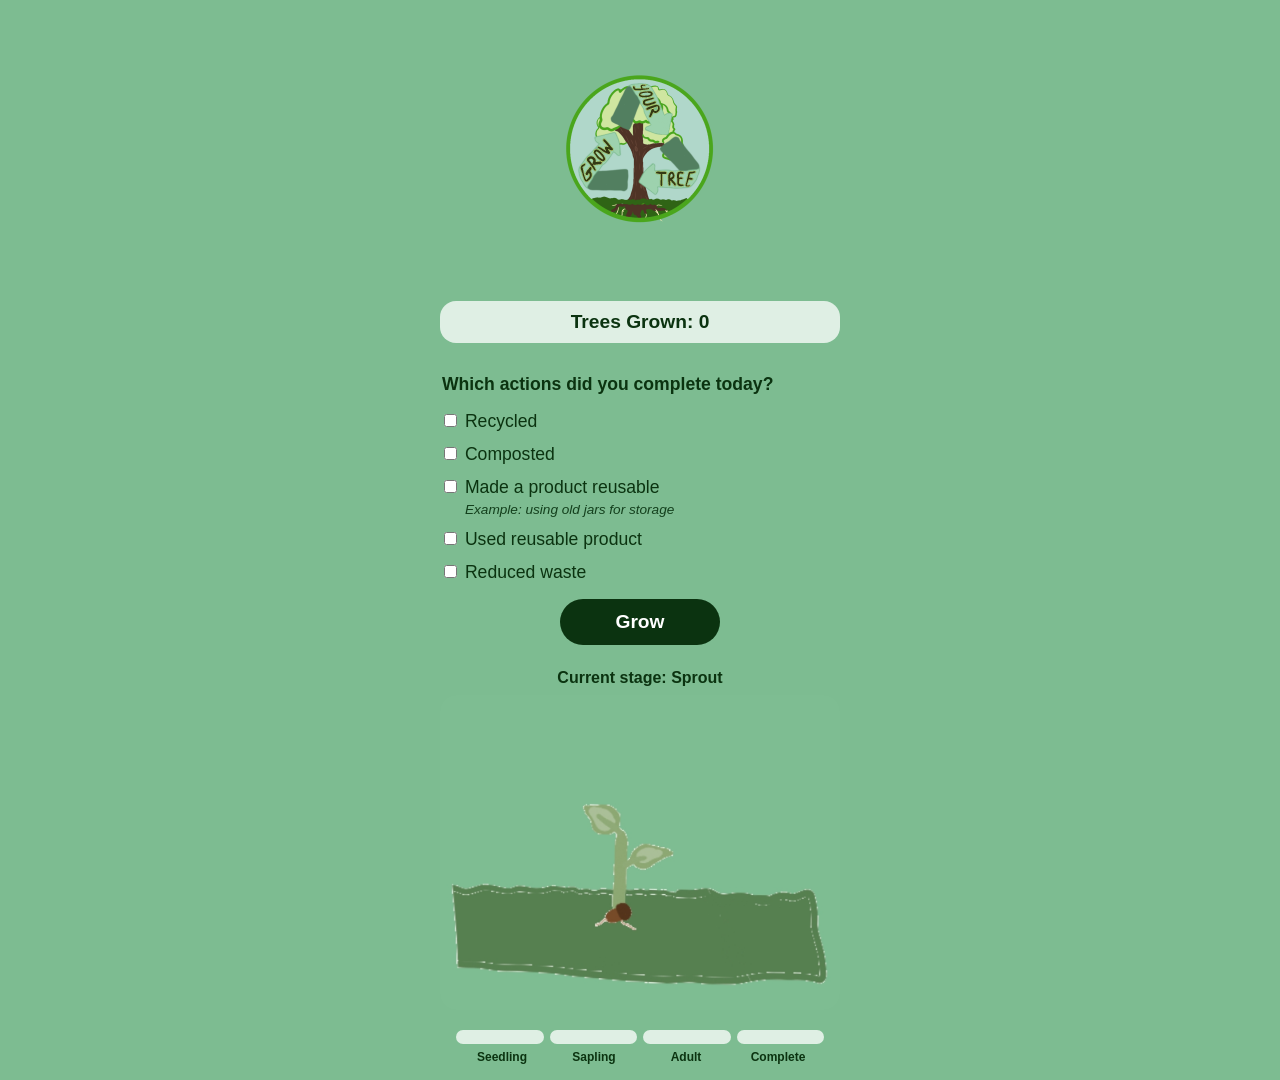
<file: index.html>
<!DOCTYPE html>
<html lang="en">
<head>
    <meta charset="UTF-8">
    <meta name="viewport" content="width=device-width, initial-scale=1.0">
    <title>Grow Your Tree</title>
    <link rel="stylesheet" href="style.css">
</head>
<body>

    <header class="logo-container">
        <img src="trees/Logo.png" alt="GrowYourTree Logo" class="logo">
    </header>

<main class="app-content">
    <p class="tree-counter" id="tree-counter">Trees Grown: <span id="trees-grown">0</span></p>
    <p class="sr-only" id="app-status" role="status" aria-live="polite" aria-atomic="true"></p>

    <form class="growth-form" id="growth-form">
        <fieldset class="checkbox-group">
            <legend class="group-legend">Which actions did you complete today?</legend>
            <div></div>
            <label><input type="checkbox" id="action-recycled"> Recycled</label>
            <label><input type="checkbox" id="action-composted"> Composted</label>

            <div class="input-item">
                <label><input type="checkbox" id="action-reusable" aria-describedby="reusable-hint"> Made a product reusable</label>
                <span class="hint-text" id="reusable-hint">Example: using old jars for storage</span>
            </div>

            <label><input type="checkbox" id="action-used-reusable"> Used reusable product</label>
            <label><input type="checkbox" id="action-reduced-waste"> Reduced waste</label>
        </fieldset>

        <button type="submit" class="grow-btn" id="grow-btn">Grow</button>
    </form>
<div></div>
    <section class="video-section" aria-labelledby="stage-text">
        <p class="stage-text" id="stage-text">Current stage: Sprout</p>
        <img id="tree-img" src="trees/Sprout.jpg" alt="Sprout stage tree">
        <video id="tree-video" src="" aria-hidden="true" muted playsinline preload="metadata"></video>
    </section>

    <section class="progress-section" aria-labelledby="progress-heading">
        <h2 class="sr-only" id="progress-heading">Tree growth progress</h2>
        <div class="progress-bar" id="progress-bar" role="progressbar" aria-label="Tree growth progress" aria-valuemin="0" aria-valuemax="20" aria-valuenow="0" aria-valuetext="Sprout stage, 0 of 20 points">
            <div class="progress-segment"><div class="progress-fill" id="prog-0"></div></div>
            <div class="progress-segment"><div class="progress-fill" id="prog-1"></div></div>
            <div class="progress-segment"><div class="progress-fill" id="prog-2"></div></div>
            <div class="progress-segment"><div class="progress-fill" id="prog-3"></div></div>
        </div>
        <div class="progress-labels">
            <span>Seedling</span>
            <span>Sapling</span>
            <span>Adult</span>
            <span>Complete</span>
        </div>
    </section>

    <section class="forest-section" id="forest-section" hidden>
        <h2 class="forest-title">Your Forest</h2>
        <div class="forest" id="forest"></div>
    </section>
</main>

<script>
    const stages = [
        { minPts: 0, video: null, image: 'trees/Sprout.jpg', label: 'Sprout' },
        { minPts: 5, video: 'trees/SproutToSeedling.mp4', image: 'trees/Seedling.jpg', label: 'Seedling' },
        { minPts: 10, video: 'trees/SeedlingToSapling.mp4', image: 'trees/Sapling.jpg', label: 'Sapling' },
        { minPts: 15, video: 'trees/SaplingToAdult.mp4', image: 'trees/AdultTree.jpg', label: 'Adult' },
        { minPts: 20, video: 'trees/AdultToSprout.mp4', image: 'trees/Sprout.jpg', label: 'Complete' }
    ];

    function getStage(pts) {
        let stage = stages[0];
        for (const s of stages) {
            if (pts >= s.minPts) stage = s;
        }
        return stage;
    }

    // Check if user prefers reduced motion
    function prefersReducedMotion() {
        return window.matchMedia('(prefers-reduced-motion: reduce)').matches;
    }

    const img   = document.getElementById('tree-img');
    const video = document.getElementById('tree-video');
    const stageText = document.getElementById('stage-text');
    const progressBar = document.getElementById('progress-bar');
    const statusMessage = document.getElementById('app-status');
    const growthForm = document.getElementById('growth-form');

    function announceStatus(message) {
        statusMessage.textContent = message;
    }

    function setStageText(label) {
        stageText.textContent = 'Current stage: ' + label;
    }

    function showImage(stage) {
        video.pause();
        video.currentTime = 0;
        video.hidden = true;
        video.style.display = 'none';
        img.src = stage.image;
        img.alt = stage.label + ' stage tree';
        setStageText(stage.label);
        img.hidden = false;
        img.style.display = 'block';
    }

    function updateProgress(pts) {
        const clamped = Math.max(0, Math.min(20, pts));
        for (let i = 0; i < 4; i++) {
            const fill = Math.max(0, Math.min(1, (pts - i * 5) / 5));
            document.getElementById('prog-' + i).style.width = (fill * 100) + '%';
        }
        const currentStage = getStage(clamped);
        progressBar.setAttribute('aria-valuenow', String(clamped));
        progressBar.setAttribute('aria-valuetext', currentStage.label + ' stage, ' + clamped + ' of 20 points');
    }

    function updateTreeCounter() {
        const count = localStorage.getItem('treesGrown') || '0';
        document.getElementById('trees-grown').textContent = count;
        document.getElementById('tree-counter').setAttribute('aria-label', 'Trees grown: ' + count);
    }

    // Seeded pseudo-random number generator (mulberry32)
    function seededRandom(seed) {
        return function () {
            seed |= 0; seed = seed + 0x6D2B79F5 | 0;
            let t = Math.imul(seed ^ seed >>> 15, 1 | seed);
            t = t + Math.imul(t ^ t >>> 7, 61 | t) ^ t;
            return ((t ^ t >>> 14) >>> 0) / 4294967296;
        };
    }

    function renderForest() {
        const count = parseInt(localStorage.getItem('treesGrown') || '0', 10);
        const section = document.getElementById('forest-section');
        const container = document.getElementById('forest');
        container.innerHTML = '';

        if (count === 0) {
            section.hidden = true;
            return;
        }
        section.hidden = false;

        for (let i = 0; i < count; i++) {
            const rand = seededRandom(i * 9973 + 42);
            const size = 45 + rand() * 30;            // 45–75px
            const left = (i / Math.max(count, 1)) * 85 + rand() * 10; // spread across width
            const bottom = rand() * 30 + (55 - size) * 0.8; // smaller trees higher up

            const tree = document.createElement('img');
            tree.src = 'trees/AdultTree.jpg';
            tree.className = 'forest-tree';
            tree.alt = '';
            tree.setAttribute('aria-hidden', 'true');
            tree.style.width = size + 'px';
            tree.style.left = left + '%';
            tree.style.bottom = bottom + 'px';
            tree.style.zIndex = Math.round(size); // bigger trees in front
            container.appendChild(tree);
        }
    }

    function completeTreeGrowth() {
        const grown = parseInt(localStorage.getItem('treesGrown') || '0', 10) + 1;
        localStorage.setItem('treesGrown', String(grown));
        localStorage.setItem('treePoints', '0');
        updateProgress(0);
        updateTreeCounter();
        renderForest();
        showImage(getStage(0));
        announceStatus('Tree completed. Your forest now has ' + grown + ' trees.');
    }

    // Restore saved state on load
    const savedPts = parseInt(localStorage.getItem('treePoints') || '0', 10);
    showImage(getStage(savedPts));
    updateProgress(savedPts);
    updateTreeCounter();
    renderForest();

    video.addEventListener('ended', function () {
        const pts = parseInt(localStorage.getItem('treePoints') || '0', 10);
        if (pts >= 20) {
            completeTreeGrowth();
            return;
        }
        const currentStage = getStage(pts);
        showImage(currentStage);
        announceStatus(currentStage.label + ' stage reached. ' + pts + ' of 20 points.');
    });

    growthForm.addEventListener('submit', function (event) {
        event.preventDefault();
        const checkboxes = document.querySelectorAll('.checkbox-group input[type="checkbox"]');
        let earned = 0;
        checkboxes.forEach(cb => { if (cb.checked) earned++; });

        if (earned === 0) {
            announceStatus('Select at least one eco action before growing your tree.');
            return;
        }

        checkboxes.forEach(cb => { cb.checked = false; });

        const prev = parseInt(localStorage.getItem('treePoints') || '0', 10);
        const total = prev + earned;
        localStorage.setItem('treePoints', String(total));
        updateProgress(total);

        const prevStage = getStage(prev);
        const stage = getStage(total);
        if (stage.video && stage.minPts !== prevStage.minPts && !prefersReducedMotion()) {
            img.hidden = true;
            img.style.display = 'none';
            video.src = stage.video;
            video.hidden = false;
            video.style.display = 'block';
            video.load();
            setStageText(stage.label);
            announceStatus(earned + ' actions added. ' + stage.label + ' stage reached.');
            video.play().catch(function () {
                if (total >= 20) {
                    completeTreeGrowth();
                    return;
                }
                showImage(stage);
                announceStatus(earned + ' actions added. ' + stage.label + ' stage reached. ' + total + ' of 20 points.');
            });
        } else {
            if (total >= 20) {
                completeTreeGrowth();
                return;
            }
            showImage(stage);
            announceStatus(earned + ' actions added. ' + stage.label + ' stage reached. ' + total + ' of 20 points.');
        }
    });
</script>

</body>
</html>
</file>
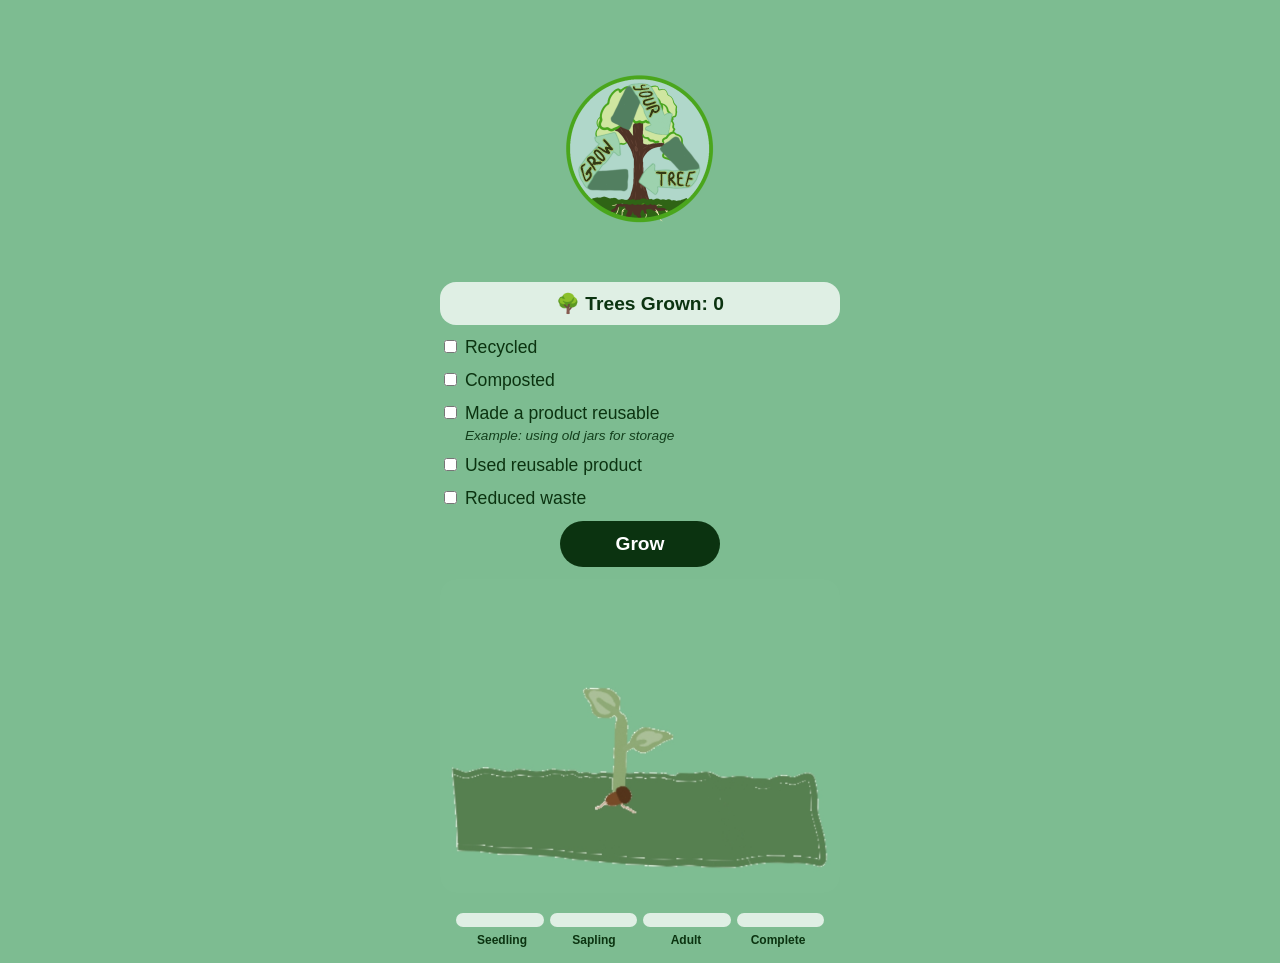
<file: Page.html>
<!DOCTYPE html>
<html lang="en">
<head>
    <meta charset="UTF-8">
    <meta name="viewport" content="width=device-width, initial-scale=1.0">
    <title>Grow Your Tree</title>
    <link rel="stylesheet" href="style.css">
</head>
<body>

    <header class="logo-container">
        <img src="trees/Logo.png" alt="GrowYourTree Logo" class="logo">
    </header>

<main class="app-content">
    <div class="tree-counter" id="tree-counter">🌳 Trees Grown: <span id="trees-grown">0</span></div>
    <div class="checkbox-group">
        <label><input type="checkbox"> Recycled</label>
        <label><input type="checkbox"> Composted</label>

        <div class="input-item">
        <label><input type="checkbox"> Made a product reusable</label>
        <span class="hint-text">Example: using old jars for storage</span>
    </div>
    
        <label><input type="checkbox"> Used reusable product</label>
        <label><input type="checkbox"> Reduced waste</label>
    </div>

    <button type="submit" class="grow-btn" id="grow-btn">Grow</button>

    <section class="video-section">
        <img id="tree-img" src="trees/Sprout.jpg" alt="Your tree">
        <video id="tree-video" src=""></video>
    </section>

    <section class="progress-section">
        <div class="progress-bar">
            <div class="progress-segment"><div class="progress-fill" id="prog-0"></div></div>
            <div class="progress-segment"><div class="progress-fill" id="prog-1"></div></div>
            <div class="progress-segment"><div class="progress-fill" id="prog-2"></div></div>
            <div class="progress-segment"><div class="progress-fill" id="prog-3"></div></div>
        </div>
        <div class="progress-labels">
            <span>Seedling</span>
            <span>Sapling</span>
            <span>Adult</span>
            <span>Complete</span>
        </div>
    </section>

    <section class="forest-section" id="forest-section">
        <h2 class="forest-title">Your Forest</h2>
        <div class="forest" id="forest"></div>
    </section>
</main>

<script>
    const stages = [
        { minPts: 0,  video: null,                        image: 'trees/Sprout.jpg' },
        { minPts: 5,  video: 'trees/SproutToSeedling.mp4', image: 'trees/Seedling.jpg' },
        { minPts: 10,  video: 'trees/SeedlingToSapling.mp4', image: 'trees/Sapling.jpg' },
        { minPts: 15,  video: 'trees/SaplingToAdult.mp4',  image: 'trees/AdultTree.jpg' },
        { minPts: 20, video: 'trees/AdultToSprout.mp4',   image: 'trees/Sprout.jpg' }
    ];

    function getStage(pts) {
        let stage = stages[0];
        for (const s of stages) {
            if (pts >= s.minPts) stage = s;
        }
        return stage;
    }

    const img   = document.getElementById('tree-img');
    const video = document.getElementById('tree-video');

    function showImage(src) {
        video.pause();
        video.style.display = 'none';
        img.src = src;
        img.style.display = 'block';
    }

    function updateProgress(pts) {
        for (let i = 0; i < 4; i++) {
            const fill = Math.max(0, Math.min(1, (pts - i * 5) / 5));
            document.getElementById('prog-' + i).style.width = (fill * 100) + '%';
        }
    }

    function updateTreeCounter() {
        document.getElementById('trees-grown').textContent =
            localStorage.getItem('treesGrown') || '0';
    }

    // Seeded pseudo-random number generator (mulberry32)
    function seededRandom(seed) {
        return function () {
            seed |= 0; seed = seed + 0x6D2B79F5 | 0;
            let t = Math.imul(seed ^ seed >>> 15, 1 | seed);
            t = t + Math.imul(t ^ t >>> 7, 61 | t) ^ t;
            return ((t ^ t >>> 14) >>> 0) / 4294967296;
        };
    }

    function renderForest() {
        const count = parseInt(localStorage.getItem('treesGrown') || '0', 10);
        const section = document.getElementById('forest-section');
        const container = document.getElementById('forest');
        container.innerHTML = '';

        if (count === 0) {
            section.style.display = 'none';
            return;
        }
        section.style.display = 'block';

        for (let i = 0; i < count; i++) {
            const rand = seededRandom(i * 9973 + 42);
            const size = 45 + rand() * 30;            // 45–75px
            const left = (i / Math.max(count, 1)) * 85 + rand() * 10; // spread across width
            const bottom = rand() * 30 + (55 - size) * 0.8; // smaller trees higher up

            const tree = document.createElement('img');
            tree.src = 'trees/AdultTree.jpg';
            tree.className = 'forest-tree';
            tree.alt = 'Grown tree ' + (i + 1);
            tree.style.width = size + 'px';
            tree.style.left = left + '%';
            tree.style.bottom = bottom + 'px';
            tree.style.zIndex = Math.round(size); // bigger trees in front
            container.appendChild(tree);
        }
    }

    // Restore saved state on load
    const savedPts = parseInt(localStorage.getItem('treePoints') || '0', 10);
    showImage(getStage(savedPts).image);
    updateProgress(savedPts);
    updateTreeCounter();
    renderForest();

    video.addEventListener('ended', function () {
        const pts = parseInt(localStorage.getItem('treePoints') || '0', 10);
        if (pts >= 20) {
            const grown = parseInt(localStorage.getItem('treesGrown') || '0', 10) + 1;
            localStorage.setItem('treesGrown', grown);
            localStorage.setItem('treePoints', '0');
            updateProgress(0);
            updateTreeCounter();
            renderForest();
        }
        showImage(getStage(parseInt(localStorage.getItem('treePoints') || '0', 10)).image);
    });

    document.getElementById('grow-btn').addEventListener('click', function () {
        const checkboxes = document.querySelectorAll('.checkbox-group input[type="checkbox"]');
        let earned = 0;
        checkboxes.forEach(cb => { if (cb.checked) earned++; });
        checkboxes.forEach(cb => { cb.checked = false; });

        const prev = parseInt(localStorage.getItem('treePoints') || '0', 10);
        const total = prev + earned;
        localStorage.setItem('treePoints', total);
        updateProgress(total);

        const prevStage = getStage(prev);
        const stage = getStage(total);
        if (stage.video && stage.minPts !== prevStage.minPts) {
            img.style.display = 'none';
            video.src = stage.video;
            video.style.display = 'block';
            video.load();
            video.play();
        } else {
            showImage(stage.image);
        }
    });
</script>

</body>
</html>
</file>
<file: style.css>
*, *::before, *::after {
    box-sizing: border-box;
}

body {
    margin: 0;
    padding: 0;
    background-color: #7DBC91;
    font-family: sans-serif; 
    min-height: 100vh;
    color: #0B3310;
}

.logo-container {
    display: flex;
    justify-content: center; 
    align-items: center;     
    padding: 16px 20px;     
}

.logo {
    width: 100%;
    max-width: 250px;        
    height: auto;
}

.app-content {
    display: flex;
    flex-direction: column;
    align-items: center; 
    gap: 12px;
    padding: 0 16px;
    width: 100%;
}

.page-title {
    margin: 0;
    text-align: center;
    font-size: clamp(1.75rem, 4vw, 2.4rem);
    color: #0B3310;
    max-width: 500px;
}

.growth-form {
    width: 100%;
    max-width: 400px;
    display: flex;
    flex-direction: column;
    align-items: center;
    gap: 16px;
}

.tree-counter {
    font-size: 1.2rem;
    font-weight: bold;
    color: #0B3310;
    background-color: #DFEFE4;
    padding: 10px 24px;
    border-radius: 16px;
    text-align: center;
    width: 100%;
    max-width: 400px;
}

.checkbox-group {
    display: flex;
    flex-direction: column;
    gap: 12px;
    font-size: clamp(0.95rem, 2.5vw, 1.1rem);
    color: #0B3310;
    width: 100%;
    max-width: 400px;
    margin: 0;
    padding: 0;
    border: none;
}

.group-legend {
    font-weight: bold;
    margin-bottom: 4px;
}

.grow-btn {
    background-color: #0B3310;
    color: white;
    border: none;
    padding: 12px 40px;
    border-radius: 25px;
    font-size: 1.2rem;
    font-weight: bold;
    cursor: pointer;
    transition: transform 0.2s ease;
    min-width: 160px;
}

.grow-btn:active {
    transform: scale(0.95);
}

.grow-btn:focus-visible,
.checkbox-group input:focus-visible {
    outline: 3px solid #F7F4A3;
    outline-offset: 3px;
}

.hint-text {
    display: block; 
    color: #133F1C; 
    font-size: 0.85rem;
    margin-left: 25px;  
    margin-top: 4px;    
    font-style: italic;  
}


.input-item {
    display: flex;
    flex-direction: column;
}

.video-section {
    display: flex;
    flex-direction: column;
    align-items: center;
    justify-content: center;
    margin-top: 0;
    padding-bottom: 8px;
    width: 100%;
    padding-left: 16px;
    padding-right: 16px;
}

#tree-img,
#tree-video {
    width: 100%;
    max-width: 400px;
    border-radius: 16px;
    display: block;
}

#tree-video {
    display: none;
}

.stage-text {
    margin: 0 0 8px;
    font-weight: bold;
    color: #0B3310;
}

.progress-section {
    width: 100%;
    max-width: 400px;
    padding: 0 16px 16px;
}

.progress-bar {
    display: flex;
    gap: 6px;
    height: 14px;
}

.progress-segment {
    flex: 1;
    background-color: #DFEFE4;
    border-radius: 8px;
    overflow: hidden;
}

.progress-fill {
    height: 100%;
    width: 0%;
    background-color: #0B3310;
    border-radius: 8px;
    transition: width 0.5s ease;
}

.progress-labels {
    display: flex;
    margin-top: 6px;
}

.progress-labels span {
    flex: 1;
    text-align: center;
    font-size: 0.75rem;
    color: #0B3310;
    font-weight: bold;
}

.forest-section {
    width: 100%;
    max-width: 400px;
    padding: 0 16px 24px;
}

.forest-section[hidden] {
    display: none;
}

.forest-title {
    font-size: 1rem;
    color: #0B3310;
    text-align: center;
    margin: 0 0 8px;
}

.forest {
    position: relative;
    width: 100%;
    height: 200px;
    background-color: #7DBC91;
    border-radius: 16px;
    overflow: hidden;
}

.forest-tree {
    position: absolute;
    border-radius: 6px;
    object-fit: cover;
}

.sr-only {
    position: absolute;
    width: 1px;
    height: 1px;
    padding: 0;
    margin: -1px;
    overflow: hidden;
    clip: rect(0, 0, 0, 0);
    white-space: nowrap;
    border: 0;
}

@media (prefers-reduced-motion: reduce) {
    .grow-btn,
    .progress-fill {
        transition: none;
    }

    #tree-video {
        display: none !important;
    }
    
    #tree-img {
        display: block !important;
    }
}
</file>
